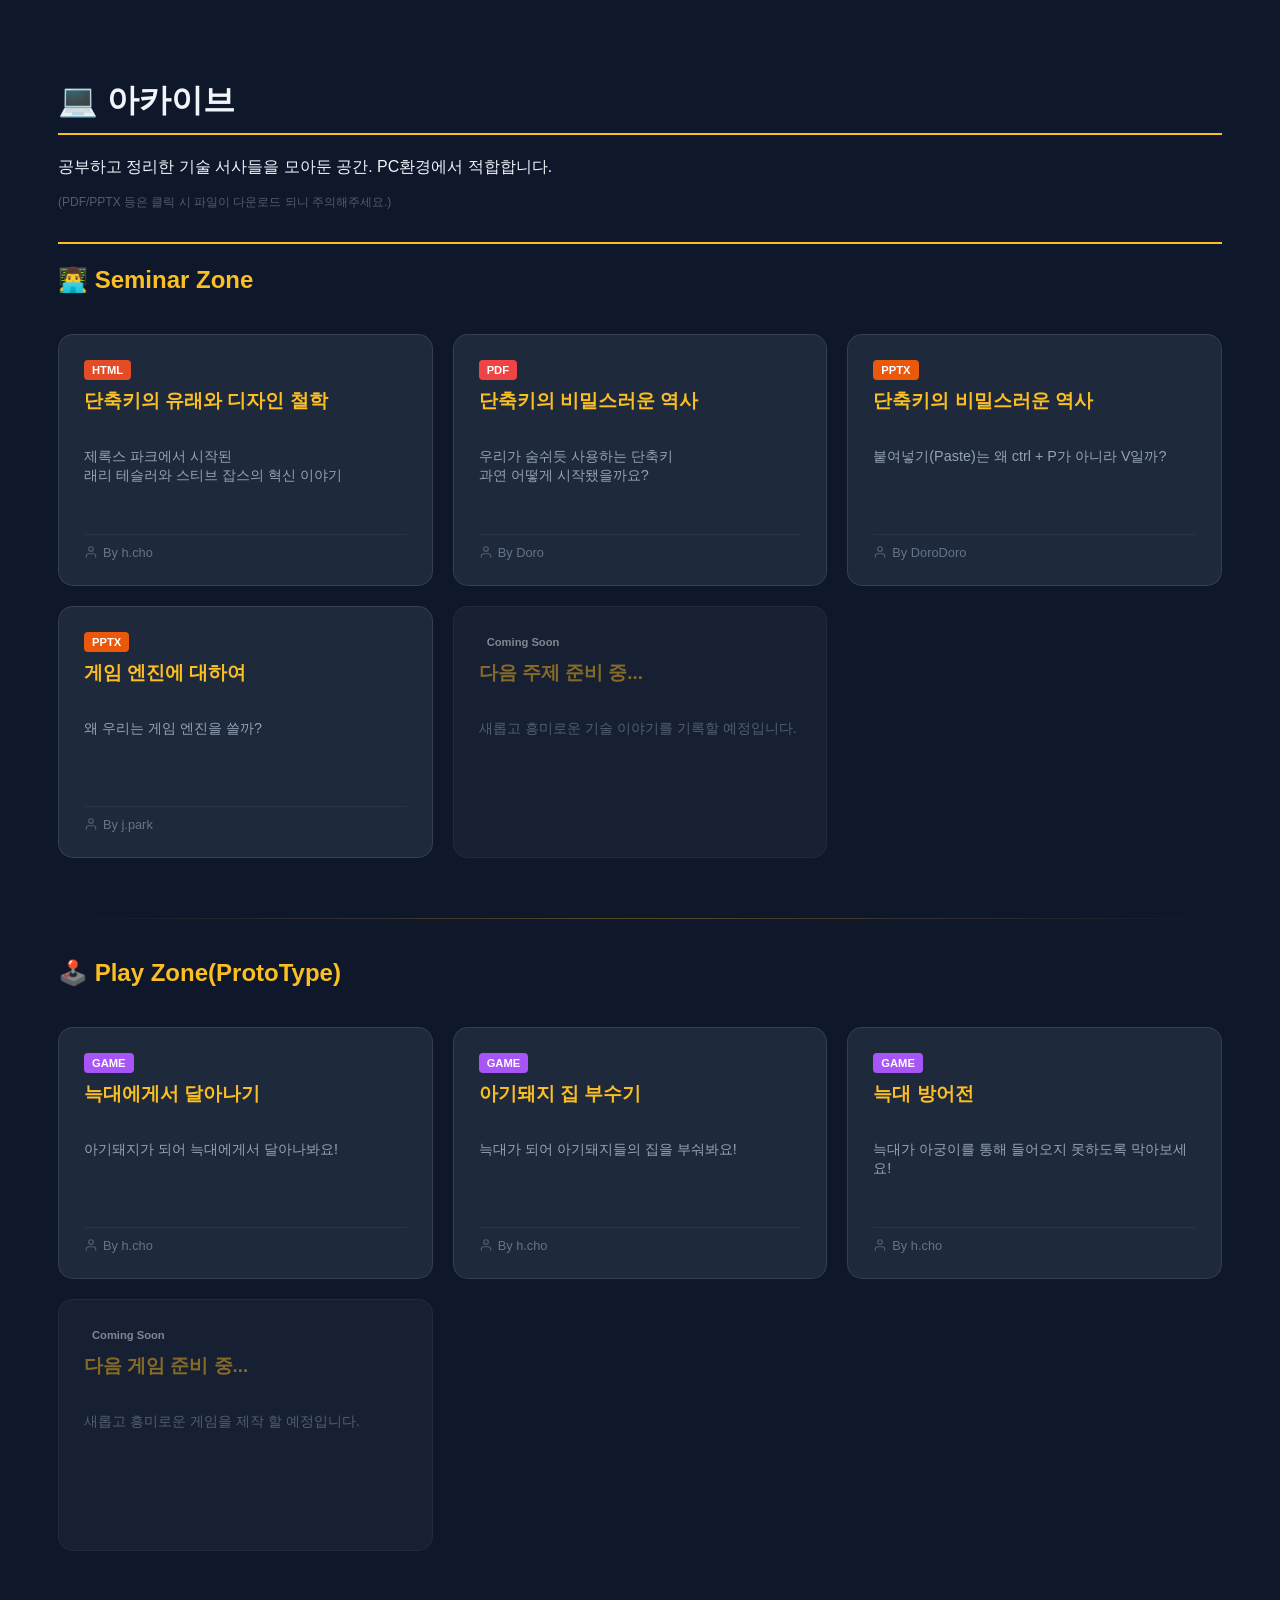
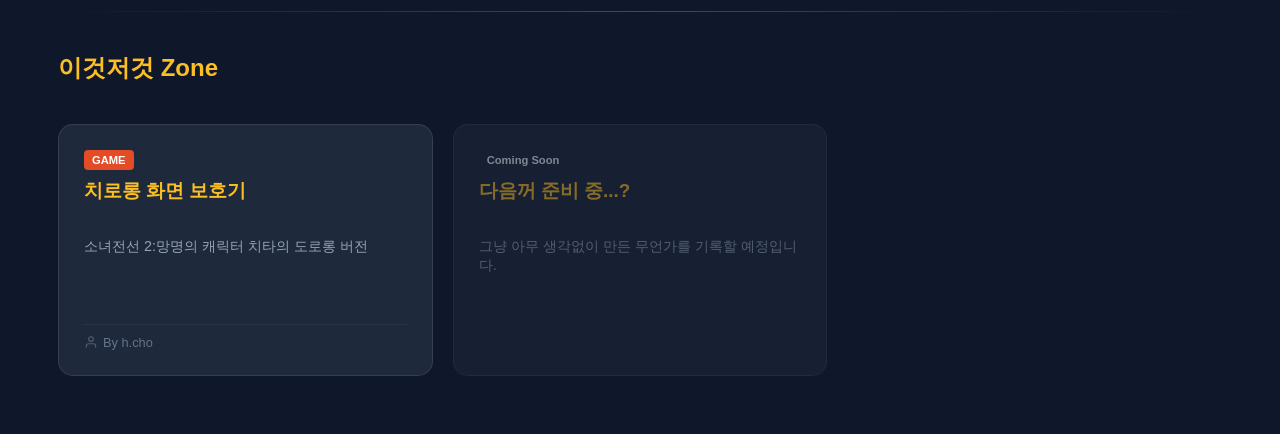
<file: index.html>
<!DOCTYPE html>
<html lang="ko">
<head>
    <meta charset="UTF-8">
    <title>NoName's Archive</title>
    <link rel="stylesheet" href="index.css"></link>
    <link rel="icon" type="image/png" href="./image/Doro_highres.png"></link>
    <meta property="og:image" content="https://noname-0710.github.io/image/Doro_figure.jpg">
    <meta property="og:title" content="Noname's Archive">
    <meta property="og:description" content="DoroDoro">
    <meta property="og:url" content="DoroDoro">
</head>
<body>
    <h1>💻 아카이브</h1>
    <p>공부하고 정리한 기술 서사들을 모아둔 공간. PC환경에서 적합합니다.</p>
    <p style="opacity: 30%; font-size: 12px;">(PDF/PPTX 등은 클릭 시 파일이 다운로드 되니 주의해주세요.)</p>
    <h1></h1>

    <h2 class="mini-title">👨‍💻 Seminar Zone</h2>
    <div class="grid">
        <a href="./html/01_shortcut.html" class="card">
            <span class="tag html">HTML</span>
            <h3>단축키의 유래와 디자인 철학</h3>
            <p>제록스 파크에서 시작된<br>래리 테슬러와 스티브 잡스의 혁신 이야기</p>
            <div class="author">By h.cho</div>
        </a>

        <a href="./files/단축키의 비밀스러운 역사_Gamma.pdf" class="card" target="_blank" rel="noopener noreferrer">
            <span class="tag pdf">PDF</span>
            <h3>단축키의 비밀스러운 역사</h3>
            <p>우리가 숨쉬듯 사용하는 단축키<br>
            과연 어떻게 시작됐을까요?</p>
            <div class="author">By Doro</div>
        </a>

        <a href="./files/단축키의 비밀스러운 역사_Gamma.pptx" class="card">
            <span class="tag pptx">PPTX</span>
            <h3>단축키의 비밀스러운 역사</h3>
            <p>붙여넣기(Paste)는 왜 ctrl + P가 아니라 V일까?</p>
            <div class="author">By DoroDoro</div>
        </a>

        <a href="" class="card">
            <span class="tag pptx">PPTX</span>
            <h3>게임 엔진에 대하여</h3>
            <p>왜 우리는 게임 엔진을 쓸까?</p>
            <div class="author">By j.park</div>
        </a>


        <!-- 새로운 페이지 -->
        <div class="card" style="opacity: 0.5;">
            <span class="tag">Coming Soon</span>
            <h3>다음 주제 준비 중...</h3>
            <p>새롭고 흥미로운 기술 이야기를 기록할 예정입니다.</p>
        </div>
    </div>


    <hr class="section-divider"> <h2 class="mini-title">🕹️ Play Zone(ProtoType)</h2>
    <div class="grid">
        <a href="./webgame_proto/proto_run.html" class="card game-card">
            <span class="tag game">GAME</span>
            <h3>늑대에게서 달아나기</h3>
            <p>아기돼지가 되어 늑대에게서 달아나봐요!</p>
            <div class="author">By h.cho</div>
        </a>

        <a href="./webgame_proto/proto.html" class="card game-card">
            <span class="tag game">GAME</span>
            <h3>아기돼지 집 부수기</h3>
            <p>늑대가 되어 아기돼지들의 집을 부숴봐요!</p>
            <div class="author">By h.cho</div>
        </a>

        <a href="./webgame_proto/Whac A Mole.html" class="card game-card">
            <span class="tag game">GAME</span>
            <h3>늑대 방어전</h3>
            <p>늑대가 아궁이를 통해 들어오지 못하도록 막아보세요!</p>
            <div class="author">By h.cho</div>
        </a>
    
        <div class="card game-card" style="opacity: 0.5;">
            <span class="tag">Coming Soon</span>
            <h3>다음 게임 준비 중...</h3>
            <p>새롭고 흥미로운 게임을 제작 할 예정입니다.</p>
        </div>
    </div>


    <hr class="section-divider"> <h2 class="mini-title"> 이것저것 Zone</h2>
    <div class="grid">
        <a href="./etc/cheero_screensaver.html" class="card">
            <span class="tag html">GAME</span>
            <h3>치로롱 화면 보호기</h3>
            <p>소녀전선 2:망명의 캐릭터 치타의 도로롱 버전</p>
            <div class="author">By h.cho</div>
        </a>

        <div class="card" style="opacity: 0.5;">
            <span class="tag">Coming Soon</span>
            <h3>다음꺼 준비 중...?</h3>
            <p>그냥 아무 생각없이 만든 무언가를 기록할 예정입니다.</p>
        </div>
    </div>
</body>
</html>
</file>
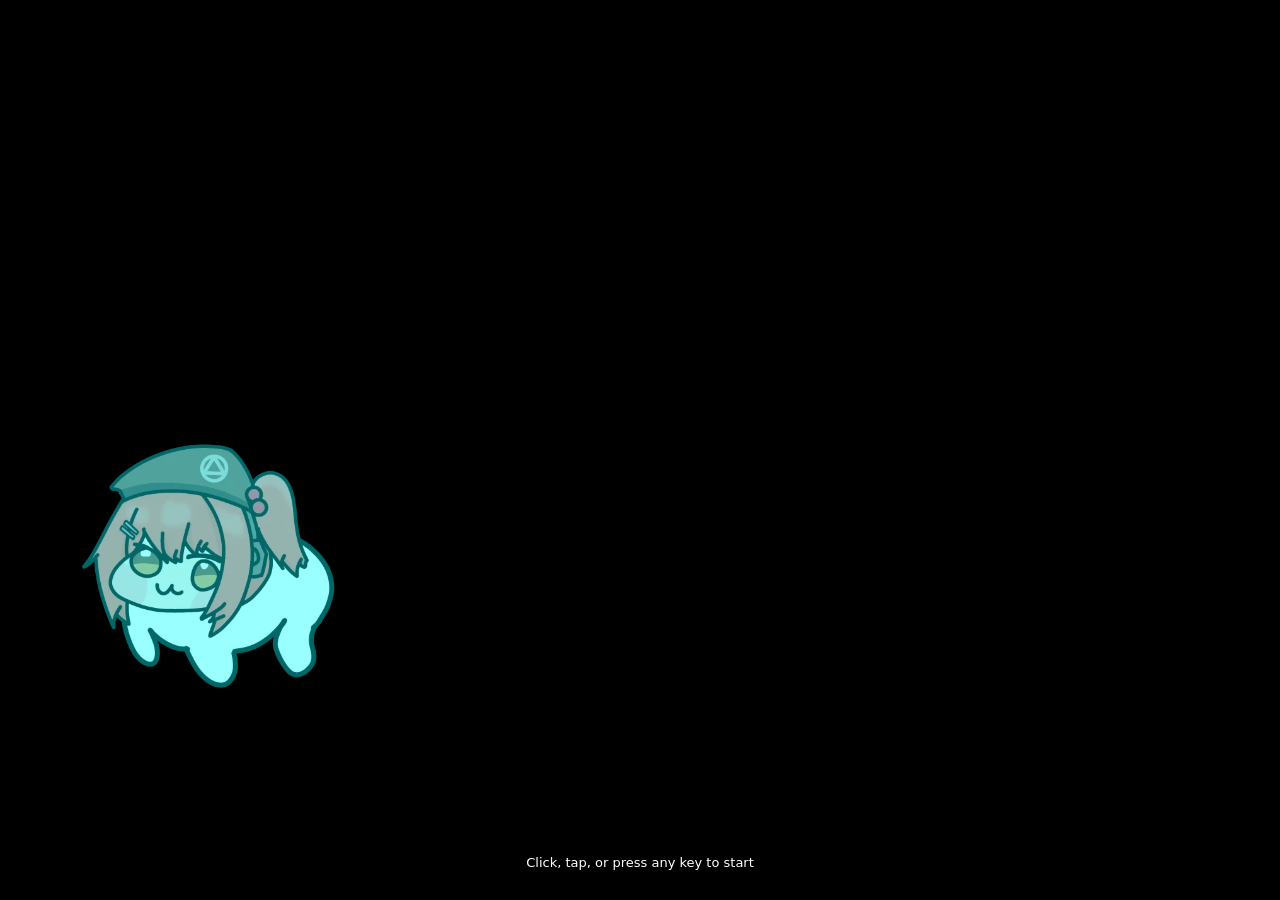
<file: etc/cheero_screensaver.html>
<!DOCTYPE html><html lang="en"><head><meta charset="UTF-8"><meta name="viewport" content="width=device-width,initial-scale=1"><title>DVD Screensaver — DVDScreensaverMaker.com</title><meta name="description" content="A custom DVD screensaver made with DVDScreensaverMaker.com — the free online tool to create and download your own DVD screensaver."><meta name="author" content="DVDScreensaverMaker.com"><meta name="generator" content="DVDScreensaverMaker.com"><link rel="canonical" href="https://dvdscreensavermaker.com"><meta property="og:type" content="website"><meta property="og:title" content="DVD Screensaver — DVDScreensaverMaker.com"><meta property="og:description" content="Custom DVD screensaver created at DVDScreensaverMaker.com — the free online DVD screensaver maker."><meta property="og:url" content="https://dvdscreensavermaker.com"><meta property="og:site_name" content="DVDScreensaverMaker.com"><meta name="twitter:card" content="summary"><meta name="twitter:title" content="DVD Screensaver — DVDScreensaverMaker.com"><meta name="twitter:description" content="Custom DVD screensaver created at DVDScreensaverMaker.com"><link rel="icon" type="image/png" href="[data-uri]"><style>*{margin:0;padding:0;box-sizing:border-box}body{background:#000;display:flex;align-items:center;justify-content:center;height:100dvh;overflow:hidden}canvas{display:block;width:100vw;height:100dvh;}</style></head><body><canvas id="c"></canvas><div id="sndp" style="position:fixed;left:0;right:0;bottom:22px;margin:0 auto;width:max-content;max-width:90vw;padding:8px 16px;background:rgba(0,0,0,.65);color:#fff;font:500 13px system-ui,sans-serif;border-radius:20px;text-align:center;z-index:9">Click, tap, or press any key to start</div><script>var NEON=["#00ffff","#ff00ff","#39ff14","#ffe800","#ff4500","#00bfff","#ff6ec7","#00ff88","#bf5fff","#ff3131"];
var C={"speed":1.5,"scale":1.75,"count":1,"assetType":"image","customText":"DVD","showCRT":false,"aspectRatio":"16:9","colorize":true,"colorFlashOnImpact":true,"assetColor":"#ff6b6b","assetAlpha":0.4,"assetImageAlpha":1,"bgColor":"#000000","bgAlpha":0,"bgImageAlpha":1,"showBoundingBox":false,"mutualCollision":false,"cursorGravity":false,"soundOn":false,"fullScreen":true};
var SZ={"16:9":{w:1280,h:720},"9:16":{w:720,h:1280},"1:1":{w:720,h:720}};
var canvas=document.getElementById("c");
var sz;
var setSz=C.fullScreen?function(){sz={w:window.innerWidth,h:window.innerHeight};canvas.width=sz.w;canvas.height=sz.h;}:null;
if(C.fullScreen){setSz();window.addEventListener("resize",function(){setSz();spawn();if(!started)draw();});}
else{sz=SZ[C.aspectRatio]||SZ["16:9"];canvas.width=sz.w;canvas.height=sz.h;}
var ctx=canvas.getContext("2d");
var DVD_AR=2067/935;
var logoMask=null,logoBuf=null,imgBuf=null,glowSprites={};
var dvdLogo=new Image();
dvdLogo.onload=function(){
var off=document.createElement("canvas");
off.width=dvdLogo.naturalWidth;off.height=dvdLogo.naturalHeight;
var oc=off.getContext("2d");oc.drawImage(dvdLogo,0,0);
var id=oc.getImageData(0,0,off.width,off.height);
var d=id.data;
for(var i=0;i<d.length;i+=4){
var lum=d[i]*0.299+d[i+1]*0.587+d[i+2]*0.114;
d[i]=d[i+1]=d[i+2]=255;
d[i+3]=Math.round((1-lum/255)*d[i+3]);
}
oc.putImageData(id,0,0);logoMask=off;
logoBuf=document.createElement("canvas");
logoBuf.width=off.width;logoBuf.height=off.height;
if(!started)draw();
};
dvdLogo.src="[data-uri]";
var custImg=new Image();custImg.src="[data-uri]";
var bgImg=null;
var entities=[];
function entityHH(hw){
if(C.assetType==="dvd")return hw/DVD_AR;
if(C.assetType==="image"&&custImg&&custImg.naturalWidth)return hw/(custImg.naturalWidth/custImg.naturalHeight);
return 55*C.scale/2+8;
}
function spawn(){
entities.length=0;
for(var i=0;i<C.count;i++){
var hw=90*C.scale,hh=entityHH(hw);
var a=(25+Math.random()*40)*Math.PI/180;
var sx=Math.random()<.5?1:-1,sy=Math.random()<.5?1:-1;
entities.push({x:hw+Math.random()*(sz.w-hw*2),y:hh+Math.random()*(sz.h-hh*2),
vx:Math.cos(a)*2.5*sx,vy:Math.sin(a)*2.5*sy,hw:hw,hh:hh,
color:(C.colorize&&C.colorFlashOnImpact)?NEON[Math.floor(Math.random()*NEON.length)]:C.assetColor});
}
}
function initEntities(){spawn();draw();}
if(C.assetType==="image"&&custImg){
if(custImg.complete&&custImg.naturalWidth){initEntities();}
else{custImg.onload=initEntities;custImg.onerror=initEntities;}
}else{initEntities();}
var mx=0,my=0;
document.addEventListener("mousemove",function(e){
var r=canvas.getBoundingClientRect();
mx=(e.clientX-r.left)*(sz.w/r.width);
my=(e.clientY-r.top)*(sz.h/r.height);
});
var actx=null,started=false;
function begin(){
if(started)return;
started=true;
if(C.soundOn){
try{actx=new(window.AudioContext||window.webkitAudioContext)();}catch(e){}
}
var p=document.getElementById("sndp");
if(p)p.remove();
requestAnimationFrame(loop);
}
document.addEventListener("click",begin);
document.addEventListener("touchstart",begin);
function playSound(){
if(!C.soundOn||!actx)return;
try{
var osc=actx.createOscillator(),gain=actx.createGain();
osc.connect(gain);gain.connect(actx.destination);osc.type="square";
var f=[220,277,330,370,440][Math.floor(Math.random()*5)];
osc.frequency.setValueAtTime(f,actx.currentTime);
gain.gain.setValueAtTime(0.06,actx.currentTime);
gain.gain.exponentialRampToValueAtTime(0.001,actx.currentTime+0.12);
osc.start(actx.currentTime);osc.stop(actx.currentTime+0.12);
}catch(e){}
}
function cycleColor(e){
if(!C.colorize||!C.colorFlashOnImpact)return;
var c=NEON.filter(function(x){return x!==e.color;});
e.color=c[Math.floor(Math.random()*c.length)];
}
var paused=false;
document.addEventListener("keydown",function(e){
var wasStarted=started;
begin();
if(wasStarted&&e.code==="Space"&&e.target===document.body){e.preventDefault();paused=!paused;}
});
function update(){
for(var i=0;i<entities.length;i++){
var e=entities[i];
if(C.cursorGravity){
var dx=mx-e.x,dy=my-e.y,dsq=dx*dx+dy*dy;
if(dsq>=100){
var d=Math.sqrt(dsq),f=Math.min(4000/dsq,0.6);
e.vx+=dx/d*f;e.vy+=dy/d*f;
var spd=Math.sqrt(e.vx*e.vx+e.vy*e.vy);
if(spd>6){e.vx=e.vx/spd*6;e.vy=e.vy/spd*6;}
}
}
e.x+=e.vx*C.speed;e.y+=e.vy*C.speed;
var hit=false;
if(e.x-e.hw<=0){e.x=e.hw;e.vx=Math.abs(e.vx);hit=true;}
else if(e.x+e.hw>=sz.w){e.x=sz.w-e.hw;e.vx=-Math.abs(e.vx);hit=true;}
if(e.y-e.hh<=0){e.y=e.hh;e.vy=Math.abs(e.vy);hit=true;}
else if(e.y+e.hh>=sz.h){e.y=sz.h-e.hh;e.vy=-Math.abs(e.vy);hit=true;}
if(hit){cycleColor(e);playSound();}
}
if(C.mutualCollision&&entities.length>1){
for(var i=0;i<entities.length;i++){
for(var j=i+1;j<entities.length;j++){
var a=entities[i],b=entities[j];
if(Math.abs(a.x-b.x)<a.hw+b.hw&&Math.abs(a.y-b.y)<a.hh+b.hh){
var tvx=a.vx,tvy=a.vy;a.vx=b.vx;a.vy=b.vy;b.vx=tvx;b.vy=tvy;
var dx=b.x-a.x||1,dy=b.y-a.y||1,d=Math.sqrt(dx*dx+dy*dy);
a.x-=dx/d*3;a.y-=dy/d*3;b.x+=dx/d*3;b.y+=dy/d*3;
cycleColor(a);cycleColor(b);
}
}
}
}
}
function getGlowSprite(color){
if(!logoMask||!logoBuf)return null;
var cached=glowSprites[color];
if(cached)return cached;
var w=logoBuf.width,h=logoBuf.height;
var bc=logoBuf.getContext("2d");
bc.clearRect(0,0,w,h);
bc.fillStyle=color;
bc.fillRect(0,0,w,h);
bc.globalCompositeOperation="destination-in";
bc.drawImage(logoMask,0,0);
bc.globalCompositeOperation="source-over";
var pad=27;
var sprite=document.createElement("canvas");
sprite.width=w+pad*2;sprite.height=h+pad*2;
var sc=sprite.getContext("2d");
sc.shadowColor=color;sc.shadowBlur=18;
sc.drawImage(logoBuf,pad,pad);
var result={sprite:sprite,w:w,h:h};
glowSprites[color]=result;
return result;
}
function drawDVD(e){
var glow=getGlowSprite(e.color);
if(!glow)return;
var dw=e.hw*2,scale=dw/glow.w;
ctx.drawImage(glow.sprite,-glow.sprite.width/2*scale,-glow.sprite.height/2*scale,glow.sprite.width*scale,glow.sprite.height*scale);
}
function drawText(e){
var fs=55*C.scale;
ctx.fillStyle=e.color;
ctx.shadowColor=e.color;ctx.shadowBlur=20;
ctx.font="bold "+fs+"px 'Inter', sans-serif";
ctx.textAlign="center";ctx.textBaseline="middle";
ctx.fillText(C.customText,0,0);
e.hw=ctx.measureText(C.customText).width/2+8;
e.hh=fs/2+8;
}
function drawCustImg(e){
if(!custImg||!custImg.complete||!custImg.naturalWidth)return;
var aspect=custImg.naturalWidth/custImg.naturalHeight;
var dw=e.hw*2,dh=dw/aspect;
e.hh=dh/2;
if(C.colorize&&C.assetAlpha>0){
var iw=custImg.naturalWidth,ih=custImg.naturalHeight;
if(!imgBuf||imgBuf.width!==iw||imgBuf.height!==ih){imgBuf=document.createElement("canvas");imgBuf.width=iw;imgBuf.height=ih;}
var bc=imgBuf.getContext("2d");
var r=parseInt(e.color.slice(1,3),16),g=parseInt(e.color.slice(3,5),16),b=parseInt(e.color.slice(5,7),16);
bc.clearRect(0,0,iw,ih);
bc.globalCompositeOperation="source-over";bc.globalAlpha=1;
bc.drawImage(custImg,0,0);
bc.globalCompositeOperation="source-atop";bc.globalAlpha=C.assetAlpha;
bc.fillStyle="rgba("+r+","+g+","+b+",1)";bc.fillRect(0,0,iw,ih);
bc.globalCompositeOperation="source-over";bc.globalAlpha=1;
ctx.globalAlpha=C.assetImageAlpha;
ctx.drawImage(imgBuf,-dw/2,-dh/2,dw,dh);
}else{
ctx.globalAlpha=C.assetImageAlpha;
ctx.drawImage(custImg,-dw/2,-dh/2,dw,dh);
}
}
function drawCRT(){
ctx.save();
ctx.fillStyle="rgba(0,0,0,0.16)";
for(var y=0;y<sz.h;y+=3)ctx.fillRect(0,y,sz.w,1);
var vg=ctx.createRadialGradient(sz.w/2,sz.h/2,sz.h*0.35,sz.w/2,sz.h/2,sz.h*0.75);
vg.addColorStop(0,"rgba(0,0,0,0)");vg.addColorStop(1,"rgba(0,0,0,0.5)");
ctx.fillStyle=vg;ctx.fillRect(0,0,sz.w,sz.h);
ctx.restore();
}
function draw(){
ctx.clearRect(0,0,sz.w,sz.h);
if(C.bgAlpha>0){
var r=parseInt(C.bgColor.slice(1,3),16);
var g=parseInt(C.bgColor.slice(3,5),16);
var b=parseInt(C.bgColor.slice(5,7),16);
ctx.fillStyle="rgba("+r+","+g+","+b+","+C.bgAlpha+")";
ctx.fillRect(0,0,sz.w,sz.h);
}
if(bgImg&&bgImg.complete&&bgImg.naturalWidth){
ctx.save();ctx.globalAlpha=C.bgImageAlpha;ctx.drawImage(bgImg,0,0,sz.w,sz.h);ctx.restore();
}
for(var i=0;i<entities.length;i++){
var e=entities[i];
ctx.save();ctx.translate(e.x,e.y);if(C.assetType!=="image")ctx.globalAlpha=C.assetAlpha;ctx.shadowBlur=0;
if(C.assetType==="image")drawCustImg(e);
else if(C.assetType==="text")drawText(e);
else drawDVD(e);
if(C.showBoundingBox){
ctx.shadowBlur=0;ctx.strokeStyle=e.color;
ctx.lineWidth=Math.max(2,e.hw*0.025);
ctx.setLineDash([8,5]);ctx.strokeRect(-e.hw,-e.hh,e.hw*2,e.hh*2);
ctx.setLineDash([]);
}
ctx.restore();
}
if(C.showCRT)drawCRT();
}
function loop(){if(!paused)update();draw();requestAnimationFrame(loop);}</script></body></html>
</file>
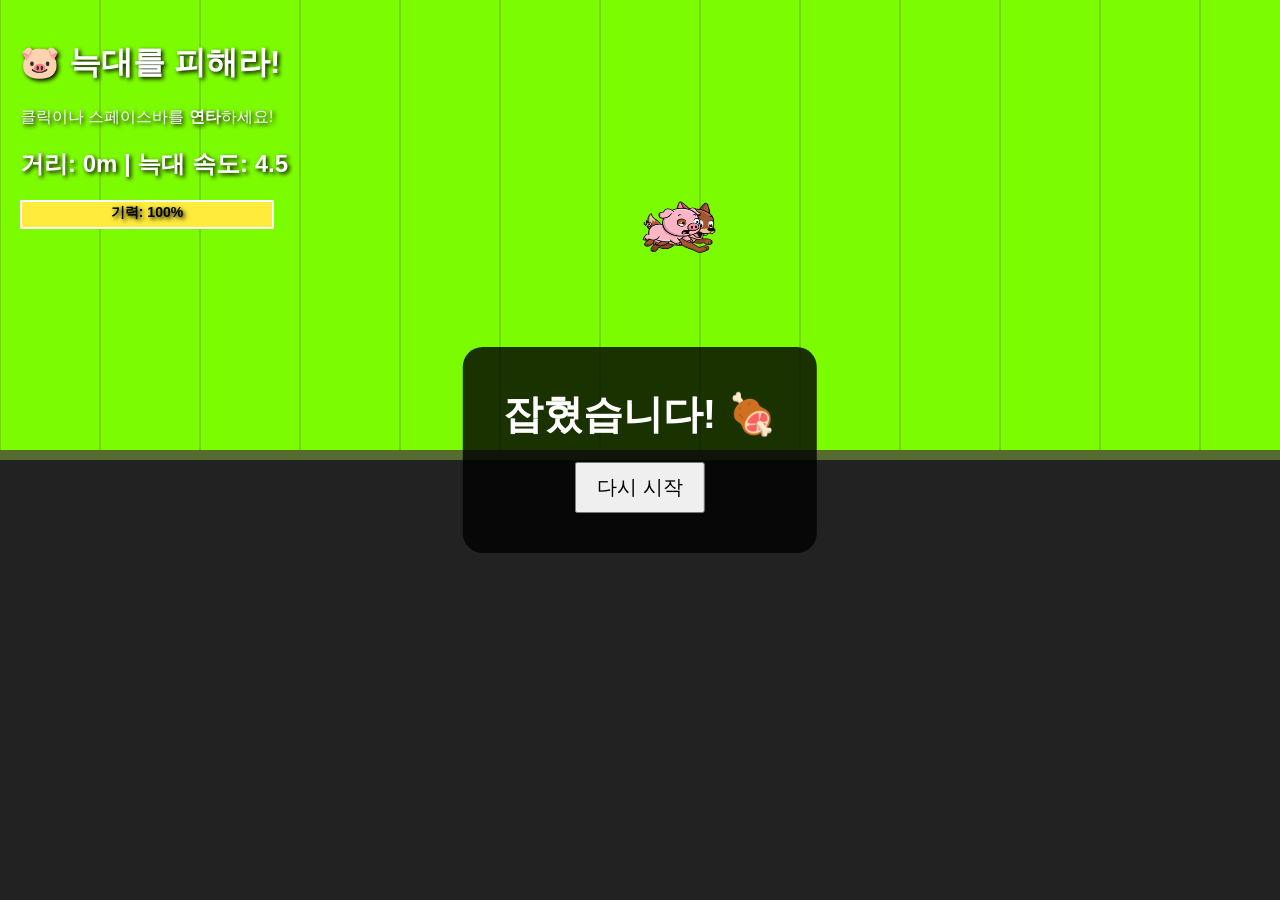
<file: webgame_proto/proto_run.html>
<!DOCTYPE html>
<html>
<head>
    <title>Pig Run - Wolf Chase</title>
    <style>
        body { margin: 0; overflow: hidden; background: #222; font-family: 'Malgun Gothic', sans-serif; }
        canvas { display: block; background: #7cfc00; border-bottom: 10px solid #556b2f; }
        
        #ui { position: absolute; top: 20px; left: 20px; color: white; text-shadow: 2px 2px 4px #000; pointer-events: none; }
        
        /* 스테미나 바 스타일 */
        .stamina-container { width: 250px; height: 25px; background: rgba(0,0,0,0.5); border: 2px solid white; margin-top: 10px; position: relative; }
        #staminaBar { width: 100%; height: 100%; background: #ffeb3b; transition: width 0.1s; }
        #staminaText { position: absolute; width: 100%; text-align: center; top: 2px; font-size: 14px; color: black; font-weight: bold; }

        .msg { position: absolute; top: 50%; left: 50%; transform: translate(-50%, -50%); 
               color: white; font-size: 40px; font-weight: bold; display: none; text-align: center; 
               background: rgba(0,0,0,0.8); padding: 40px; border-radius: 20px; }
        button { padding: 10px 20px; font-size: 20px; cursor: pointer; margin-top: 20px; }
    </style>
</head>
<body>
    <div id="ui">
        <h1>🐷 늑대를 피해라!</h1>
        <p>클릭이나 스페이스바를 <b>연타</b>하세요!</p>
        <h2 id="distance">거리: 0m</h2>
        <div class="stamina-container">
            <div id="staminaBar"></div>
            <div id="staminaText">기력: 100%</div>
        </div>
    </div>

    <div id="gameOver" class="msg">
        잡혔습니다! 🍖<br>
        <button onclick="location.reload()">다시 시작</button>
    </div>
    
    <canvas id="gameCanvas"></canvas>

    <script>
        const canvas = document.getElementById('gameCanvas');
        const ctx = canvas.getContext('2d');
        const distUI = document.getElementById('distance');
        const overUI = document.getElementById('gameOver');
        const staminaBar = document.getElementById('staminaBar');
        const staminaText = document.getElementById('staminaText');

        canvas.width = window.innerWidth;
        canvas.height = 450;

 
        const pigImg = new Image();
        pigImg.src = 'img/pig.png'; // 이미지 없을 시 사각형으로 대체됨

        const wolfImg = new Image();
        wolfImg.src = 'img/wolf.png';

        // --- 게임 설정 값 ---
        let playerX = 300;
        let wolfX = 0;
        let speed = 0;
        let isGameOver = false;

        const friction = 0.95;    // 매 프레임 속도 유지 비율
        const accel = 5;         // 클릭 1회당 가속도
        const maxSpeed = 20;     // 돼지 최대 속도 제한
        
        let stamina = 100;
        const maxStamina = 100;
        const staminaDrain = 5;   // 클릭 시 소모량
        const staminaRecover = 0.2; // 프레임당 회복량

        const baseWolfSpeed = 4.5;
        let currentWolfSpeed = baseWolfSpeed;

        // --- 입력 처리 ---
        function boost() {
            if (isGameOver || stamina < staminaDrain) return;
            speed += accel;
            stamina -= staminaDrain;
        }

        // 마우스 클릭 (꾹 누르기 방지는 기본)
        window.addEventListener('mousedown', boost);
        // 터치 대응
        window.addEventListener('touchstart', (e) => { e.preventDefault(); boost(); }, {passive: false});
        // 키보드 연타 (꾹 누르기 방지 처리)
        window.addEventListener('keydown', (e) => { 
            if(e.code === 'Space') {
                if(e.repeat) return; // 핵심: 꾹 누르기 차단
                boost();
            }
        });

        function update() {
            if (isGameOver) return;

            // 1. 플레이어 물리 계산
            speed *= friction;
            if (speed > maxSpeed) speed = maxSpeed;
            playerX += speed;

            // 2. 스테미나 회복
            if (stamina < maxStamina) stamina += staminaRecover;

            // 3. 늑대 AI (거리가 멀어지면 분노해서 빨라짐)
            let distanceGap = playerX - wolfX;
            if (distanceGap > 400) {
                currentWolfSpeed = baseWolfSpeed + (distanceGap / 80);
            } else {
                currentWolfSpeed = baseWolfSpeed;
            }
            wolfX += currentWolfSpeed;

            // 4. UI 업데이트
            let distanceMetres = Math.floor((playerX - 300) / 10);
            distUI.innerText = `거리: ${distanceMetres}m | 늑대 속도: ${currentWolfSpeed.toFixed(1)}`;
            
            const staminaPercent = Math.max(0, (stamina / maxStamina) * 100);
            staminaBar.style.width = staminaPercent + '%';
            staminaText.innerText = `기력: ${Math.floor(staminaPercent)}%`;
            staminaBar.style.background = stamina < 30 ? '#ff5252' : '#ffeb3b';

            // 5. 게임오버 체크
            if (wolfX >= playerX) {
                isGameOver = true;
                overUI.style.display = 'block';
            }

            draw();
            requestAnimationFrame(update);
        }

        function draw() {
            ctx.clearRect(0, 0, canvas.width, canvas.height);

            const screenMid = canvas.width / 2;
            const offsetX = screenMid - playerX;

            // 배경 격자 (속도감 표현)
            ctx.strokeStyle = 'rgba(85, 107, 47, 0.5)';
            for(let i=0; i<30; i++) {
                let lineX = (i * 100 - (playerX % 100));
                ctx.beginPath(); ctx.moveTo(lineX, 0); ctx.lineTo(lineX, canvas.height); ctx.stroke();
            }

            // 캐릭터 그리기 (이미지가 있으면 이미지, 없으면 사각형)
            // 늑대
            if (wolfImg.complete && wolfImg.src !== "") {
                ctx.drawImage(wolfImg, wolfX + offsetX, 200, 80, 60);
            } else {
                ctx.fillStyle = 'red';
                ctx.fillRect(wolfX + offsetX, 200, 60, 40);
                ctx.fillStyle = 'white';
                ctx.fillText("🐺 늑대", wolfX + offsetX, 195);
            }

            // 돼지
            if (pigImg.complete && pigImg.src !== "") {
                ctx.drawImage(pigImg, playerX + offsetX, 200, 70, 50);
            } else {
                ctx.fillStyle = '#ffc0cb';
                ctx.fillRect(playerX + offsetX, 200, 50, 40);
                ctx.fillStyle = 'black';
                ctx.fillText("🐷 돼지", playerX + offsetX, 195);
            }
        }

        update();
    </script>
</body>
</html>
</file>
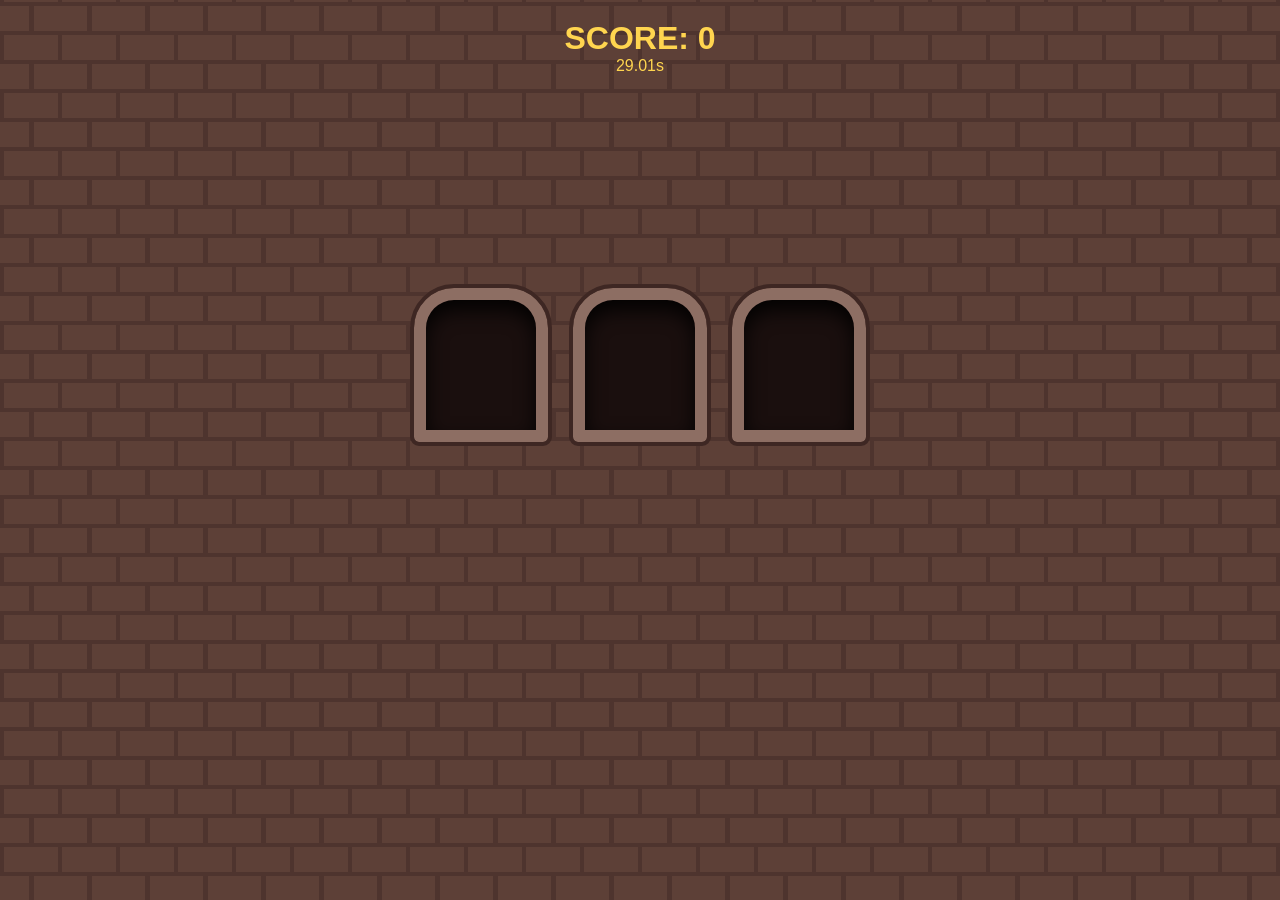
<file: webgame_proto/Whac A Mole.html>
<!DOCTYPE html>
<html lang="ko">
<head>
    <meta charset="UTF-8">
    <meta name="viewport" content="width=device-width, initial-scale=1.0, maximum-scale=1.0, user-scalable=no">
    <title>늑대 방어전</title>
    <style>
        * {-webkit-tap-highlight-color: transparent;}
        body { margin: 0; background: #4e342e; font-family: sans-serif; overflow: hidden; text-align: center; touch-action: none; }
        #ui { padding: 20px; color: #ffd54f; }
        #score { font-size: 32px; font-weight: bold; }
        
        .game-field { display: flex; justify-content: center; align-items: center; height: 60vh; gap: 25px; }
        
        .fireplace {
            position: relative; 
            width: 110px; 
            height: 130px; 
            background: #1a0f0e;
            
            border: 12px solid #8d6e63; 
            border-radius: 40px 40px 5px 5px;
            outline: 4px solid #3e2723;
            
            overflow: hidden;
            box-shadow: inset 0 10px 20px rgba(0,0,0,0.9);
        }

        .wolf-butt {
            position: absolute; 
            width: 100%; 
            height: 100px;
            left: 0; 
            top: -100px; 
            transition: top 0.15s ease-out; 
            cursor: pointer;
            user-select: none;
        
            background-image: url('img/wolf_butt.png');
            background-size: 150%; 
            background-repeat: no-repeat;
            
            background-position: 60% top; 
        }
        
        .wolf-butt.show { 
            top: -5%; 
        }

        .wolf-butt.hit { filter: sepia(100%) saturate(1000%) hue-rotate(320deg);; transform: scale(1.1); animation: vibrate 0.2s linear infinite; }

        #game-over {
            position: absolute; top: 50%; left: 50%; transform: translate(-50%, -50%);
            background: white; padding: 30px; border-radius: 20px; display: none; z-index: 100;
        }

        @keyframes vibrate {
            0% { transform: translate(0); }
            20% { transform: translate(-4px, 2px) rotate(-2deg); }
            40% { transform: translate(4px, -2px) rotate(2deg); }
            60% { transform: translate(-4px, -2px) rotate(0deg); }
            80% { transform: translate(4px, 2px) rotate(2deg); }
            100% { transform: translate(0); }
        }
        body {
            margin: 0;
            /* 벽돌 색감과 줄눈(백시멘트) 효과 */
            background-color: #4e342e; 
            background-image: 
                linear-gradient(335deg, #5d4037 23px, transparent 23px),
                linear-gradient(155deg, #5d4037 23px, transparent 23px),
                linear-gradient(335deg, #5d4037 23px, transparent 23px),
                linear-gradient(155deg, #5d4037 23px, transparent 23px);
            background-size: 58px 58px;
            background-position: 0px 2px, 4px 35px, 29px 31px, 34px 6px;
            
            font-family: sans-serif;
            overflow: hidden;
            text-align: center;
            touch-action: none;
        }

    </style>
</head>
<body>

<div id="ui">
    <div id="score">SCORE: 0</div>
    <div id="timer">30.00s</div>
</div>

<div class="game-field">
    <div class="fireplace"><div class="wolf-butt" onclick="poke(this)"></div></div>
    <div class="fireplace"><div class="wolf-butt" onclick="poke(this)"></div></div>
    <div class="fireplace"><div class="wolf-butt" onclick="poke(this)"></div></div>
</div>

<div id="game-over">
    <h2 style="margin:0">🔥방어 완료!🔥</h2>
    <p id="final-score" style="font-size: 20px;"></p>
    <button onclick="location.reload()" style="padding:10px 20px; cursor:pointer;">다시 하기</button>
</div>

<script>
    let score = 0;
    let timeLeft = 30.0;
    let isPlaying = true;
    const butts = document.querySelectorAll('.wolf-butt');

    function gameLoop() {
        if (!isPlaying) return;

        const target = butts[Math.floor(Math.random() * butts.length)];
        
        // 이미 나와있는게 아닐 때만 실행
        if (!target.classList.contains('show')) {
            target.classList.add('show');
            target.classList.remove('hit');

            // 엉덩이가 머무는 시간 (갈수록 빨라짐)
            const duration = Math.max(400, 1000 - (score * 3));

            setTimeout(() => {
                target.classList.remove('show');
                if (isPlaying) setTimeout(gameLoop, Math.random() * 800 + 300);
            }, duration);
        } else {
            // 선택된게 이미 나와있으면 즉시 다음 기회 탐색
            setTimeout(gameLoop, 100);
        }
    }

    function poke(el) {
        if (!el.classList.contains('show') || el.classList.contains('hit')) return;

        score += 10;
        document.getElementById('score').innerText = `SCORE: ${score}`;
        el.classList.add('hit');

        // 아파서 0.1초만에 굴뚝으로 쏙 올라감
        setTimeout(() => el.classList.remove('show'), 100);
    }

    // 메인 타이머
    const mainTimer = setInterval(() => {
        timeLeft -= 0.01;
        if (timeLeft <= 0) {
            timeLeft = 0;
            isPlaying = false;
            clearInterval(mainTimer);
            document.getElementById('game-over').style.display = 'block';
            document.getElementById('final-score').innerText = `내 점수: ${score}점`;
        }
        document.getElementById('timer').innerText = timeLeft.toFixed(2) + "s";
    }, 10);

    // 시작
    gameLoop();
</script>
</body>
</html>
</file>
<file: index.css>
:root { --bg: #0f172a; --card: #1e293b; --text: #f1f5f9; --accent: #fbbf24; }
body { background: var(--bg); color: var(--text); font-family: sans-serif; padding: 50px; }
h1 { border-bottom: 2px solid var(--accent); padding-bottom: 10px; }
.grid { display: grid; grid-template-columns: repeat(auto-fill, minmax(300px, 1fr)); gap: 20px; margin-top: 40px; }

/* 카드 스타일 */
.card { 
    background: var(--card); 
    border-radius: 15px; 
    padding: 25px; 
    text-decoration: none; 
    color: inherit; 
    transition: 0.3s;
    border: 1px solid rgba(255,255,255,0.1);

    display: flex;
    flex-direction: column;
    min-height: 200px;     
}
.card:hover { transform: translateY(-10px); border-color: var(--accent); }
.card h3 { color: var(--accent); margin-top: 0; }
.card p { font-size: 0.9rem; color: #94a3b8; flex-grow: 1; }
.tag {
    display: inline-block;
    width: fit-content;
    margin-bottom: 8px;  
    font-size: 0.7rem; 
    padding: 4px 8px; 
    border-radius: 4px;
    font-weight: bold;    
}

.html { background-color: #E34C26; color: #fff; }
.pdf  { background-color: #EF4444; color: #fff; }
.pptx { background-color: #EA580C; color: #fff; }

.author {
    margin-top: auto;
    padding-top: 10px;
    border-top: 1px solid rgba(255, 255, 255, 0.05);
    display: flex;
    align-items: center;
    gap: 5px;
    font-size: 0.8rem;
    color: #64748b;
}

.author svg {
    opacity: 0.6;
}

.author::before {
    content: "";
    display: inline-block;
    width: 14px;
    height: 14px;
    background-image: url("data:image/svg+xml,%3Csvg xmlns='http://www.w3.org/2000/svg' viewBox='0 0 24 24' fill='none' stroke='%2364748b' stroke-width='2' stroke-linecap='round' stroke-linejoin='round'%3E%3Cpath d='M20 21v-2a4 4 0 0 0-4-4H8a4 4 0 0 0-4 4v2'/%3E%3Ccircle cx='12' cy='7' r='4'/%3E%3C/svg%3E");
    background-repeat: no-repeat;
    background-size: contain;
    vertical-align: middle;
    opacity: 0.7;
}

.card:hover .author {
    color: var(--text);
}

.section-divider {
    border: none;
    height: 1px;
    background: linear-gradient(to right, transparent, var(--accent), transparent);
    margin: 60px 0 40px 0;
    opacity: 0.3;
}

/* 소제목 스타일 */
.mini-title {
    font-size: 1.5rem;
    color: var(--accent);
    margin-bottom: 20px;
}

/* 게임 태그 색상 (보라색 계열 추천) */
.tag.game {
    background: #a855f7;
    color: white;
}

/* 게임 카드에만 살짝 다른 효과 (선택사항) */
.game-card:hover {
    box-shadow: 0 0 15px rgba(168, 85, 247, 0.2);
    border-color: #a855f7;
}
</file>
